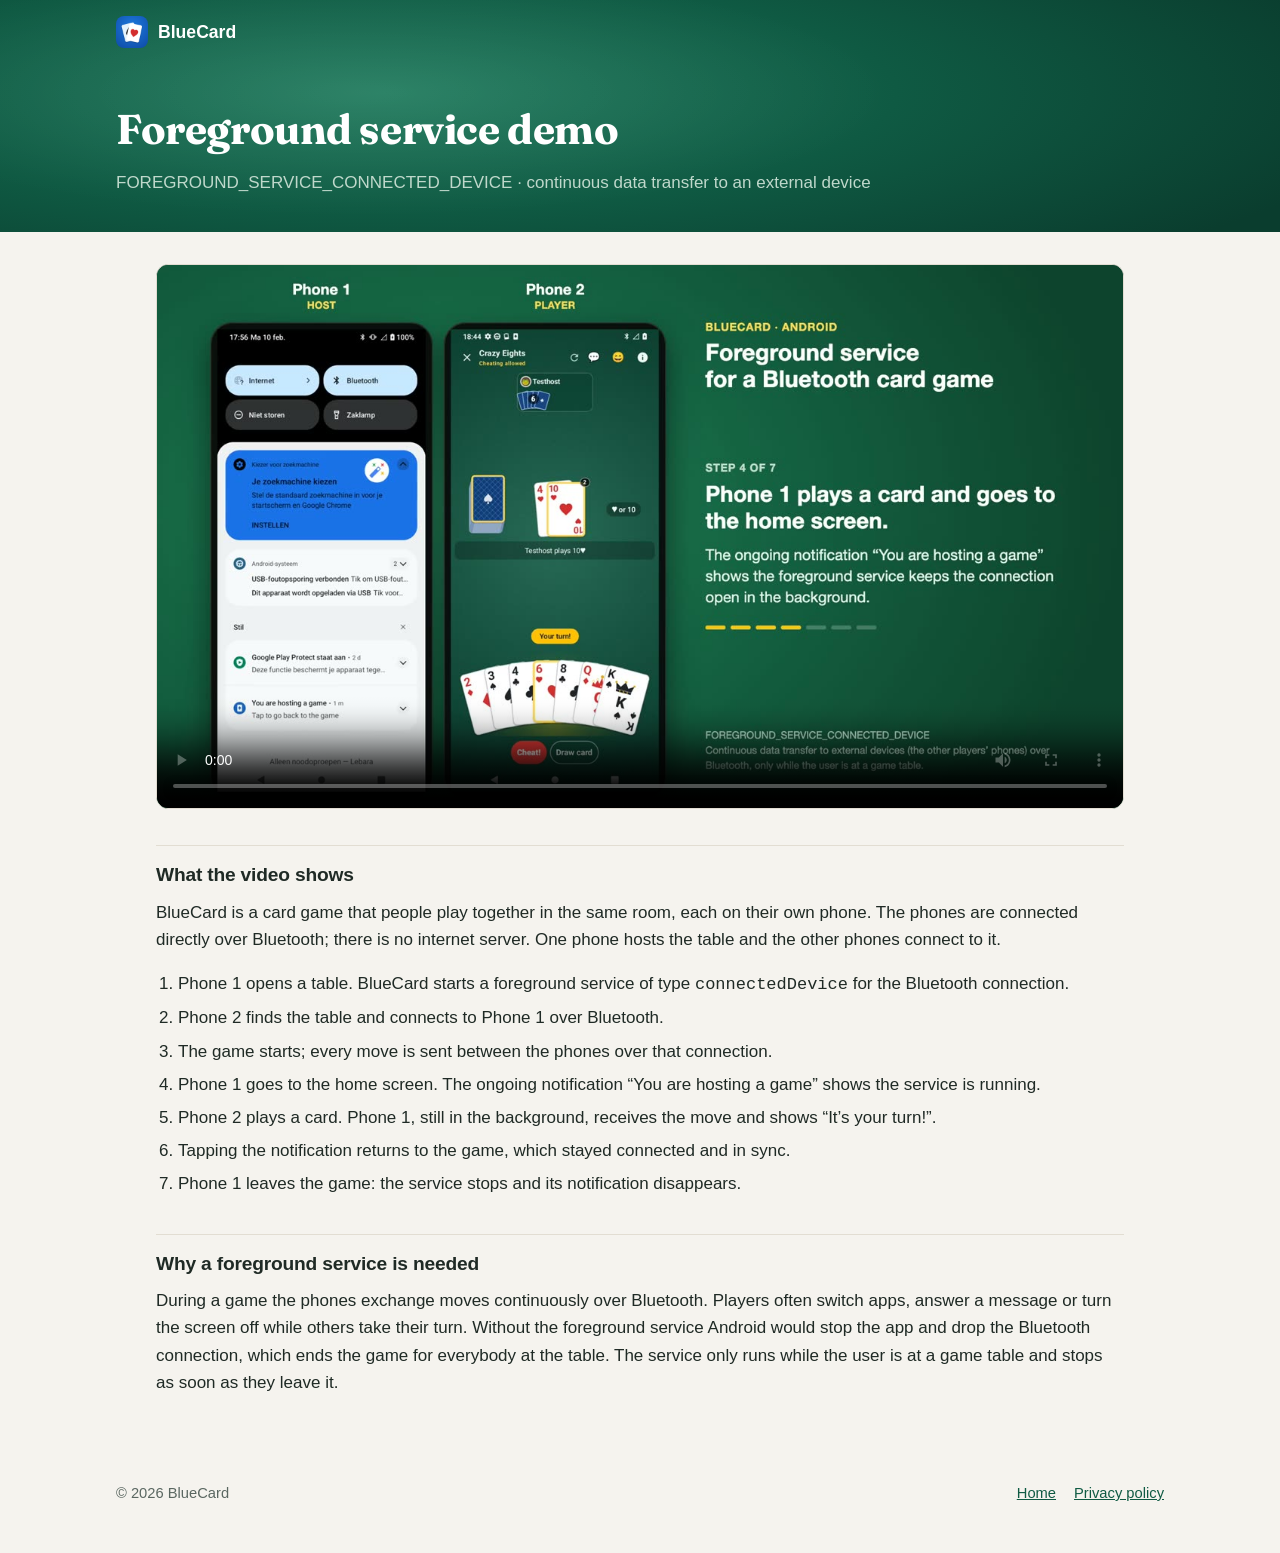
<file: foreground-video/index.html>
<!doctype html>
<html lang="en">
<head>
<meta charset="utf-8">
<meta name="viewport" content="width=device-width, initial-scale=1">
<title>Foreground Service Demo · BlueCard</title>
<meta name="description" content="How BlueCard uses the FOREGROUND_SERVICE_CONNECTED_DEVICE permission for Bluetooth card games.">
<meta name="robots" content="noindex">
<meta name="theme-color" content="#0F5A43">
<link rel="icon" type="image/png" href="../assets/favicon.png">
<link href="https://fonts.googleapis.com/css2?family=Fraunces:opsz,wght@9..144,700&display=swap" rel="stylesheet">
<link rel="stylesheet" href="../assets/site.css">
<style>
  video { width: 100%; height: auto; display: block; border-radius: 12px; border: 1px solid var(--line); background: #0A3D2E; }
  .doc ol { padding-left: 22px; }
</style>
</head>
<body>
<header class="top">
  <div class="wrap">
    <a class="brand" href="../"><img src="../assets/icon-192.png" alt="">BlueCard</a>
  </div>
</header>
<div class="doc-head felt">
  <div class="wrap">
    <h1>Foreground service demo</h1>
    <p>FOREGROUND_SERVICE_CONNECTED_DEVICE · continuous data transfer to an external device</p>
  </div>
</div>
<main class="wrap doc" style="max-width:1000px">
  <video controls playsinline preload="metadata" poster="poster.jpg">
    <source src="bluecard-foreground-service-demo.mp4" type="video/mp4">
    <a href="bluecard-foreground-service-demo.mp4">Download the video (MP4)</a>
  </video>

  <h2>What the video shows</h2>
  <p>BlueCard is a card game that people play together in the same room, each on their own phone. The phones are
  connected directly over Bluetooth; there is no internet server. One phone hosts the table and the other phones
  connect to it.</p>
  <ol>
    <li>Phone 1 opens a table. BlueCard starts a foreground service of type <code>connectedDevice</code> for the Bluetooth connection.</li>
    <li>Phone 2 finds the table and connects to Phone 1 over Bluetooth.</li>
    <li>The game starts; every move is sent between the phones over that connection.</li>
    <li>Phone 1 goes to the home screen. The ongoing notification “You are hosting a game” shows the service is running.</li>
    <li>Phone 2 plays a card. Phone 1, still in the background, receives the move and shows “It’s your turn!”.</li>
    <li>Tapping the notification returns to the game, which stayed connected and in sync.</li>
    <li>Phone 1 leaves the game: the service stops and its notification disappears.</li>
  </ol>

  <h2>Why a foreground service is needed</h2>
  <p>During a game the phones exchange moves continuously over Bluetooth. Players often switch apps, answer a
  message or turn the screen off while others take their turn. Without the foreground service Android would stop
  the app and drop the Bluetooth connection, which ends the game for everybody at the table. The service only runs
  while the user is at a game table and stops as soon as they leave it.</p>
</main>
<footer>
  <div class="wrap">
    <span>© 2026 BlueCard</span>
    <nav><a href="../">Home</a><a href="../privacy/">Privacy policy</a></nav>
  </div>
</footer>
</body>
</html>
</file>
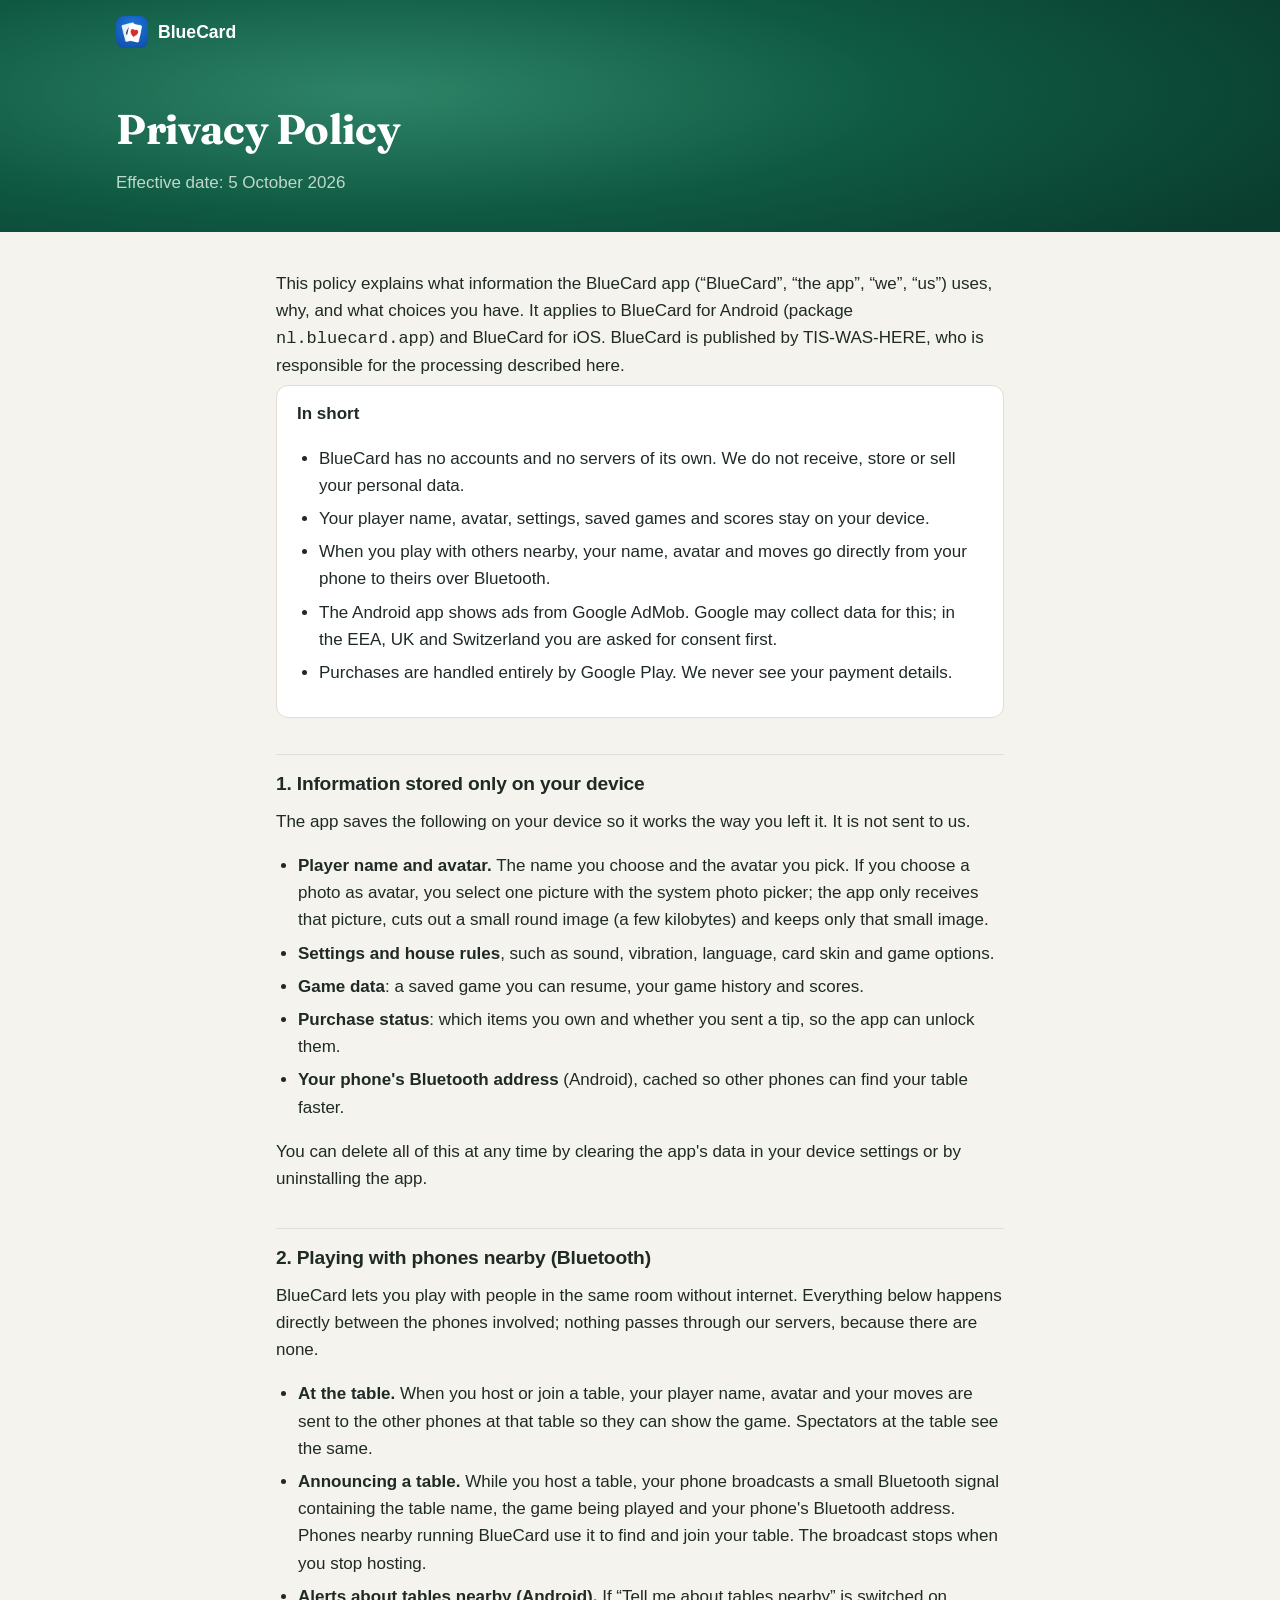
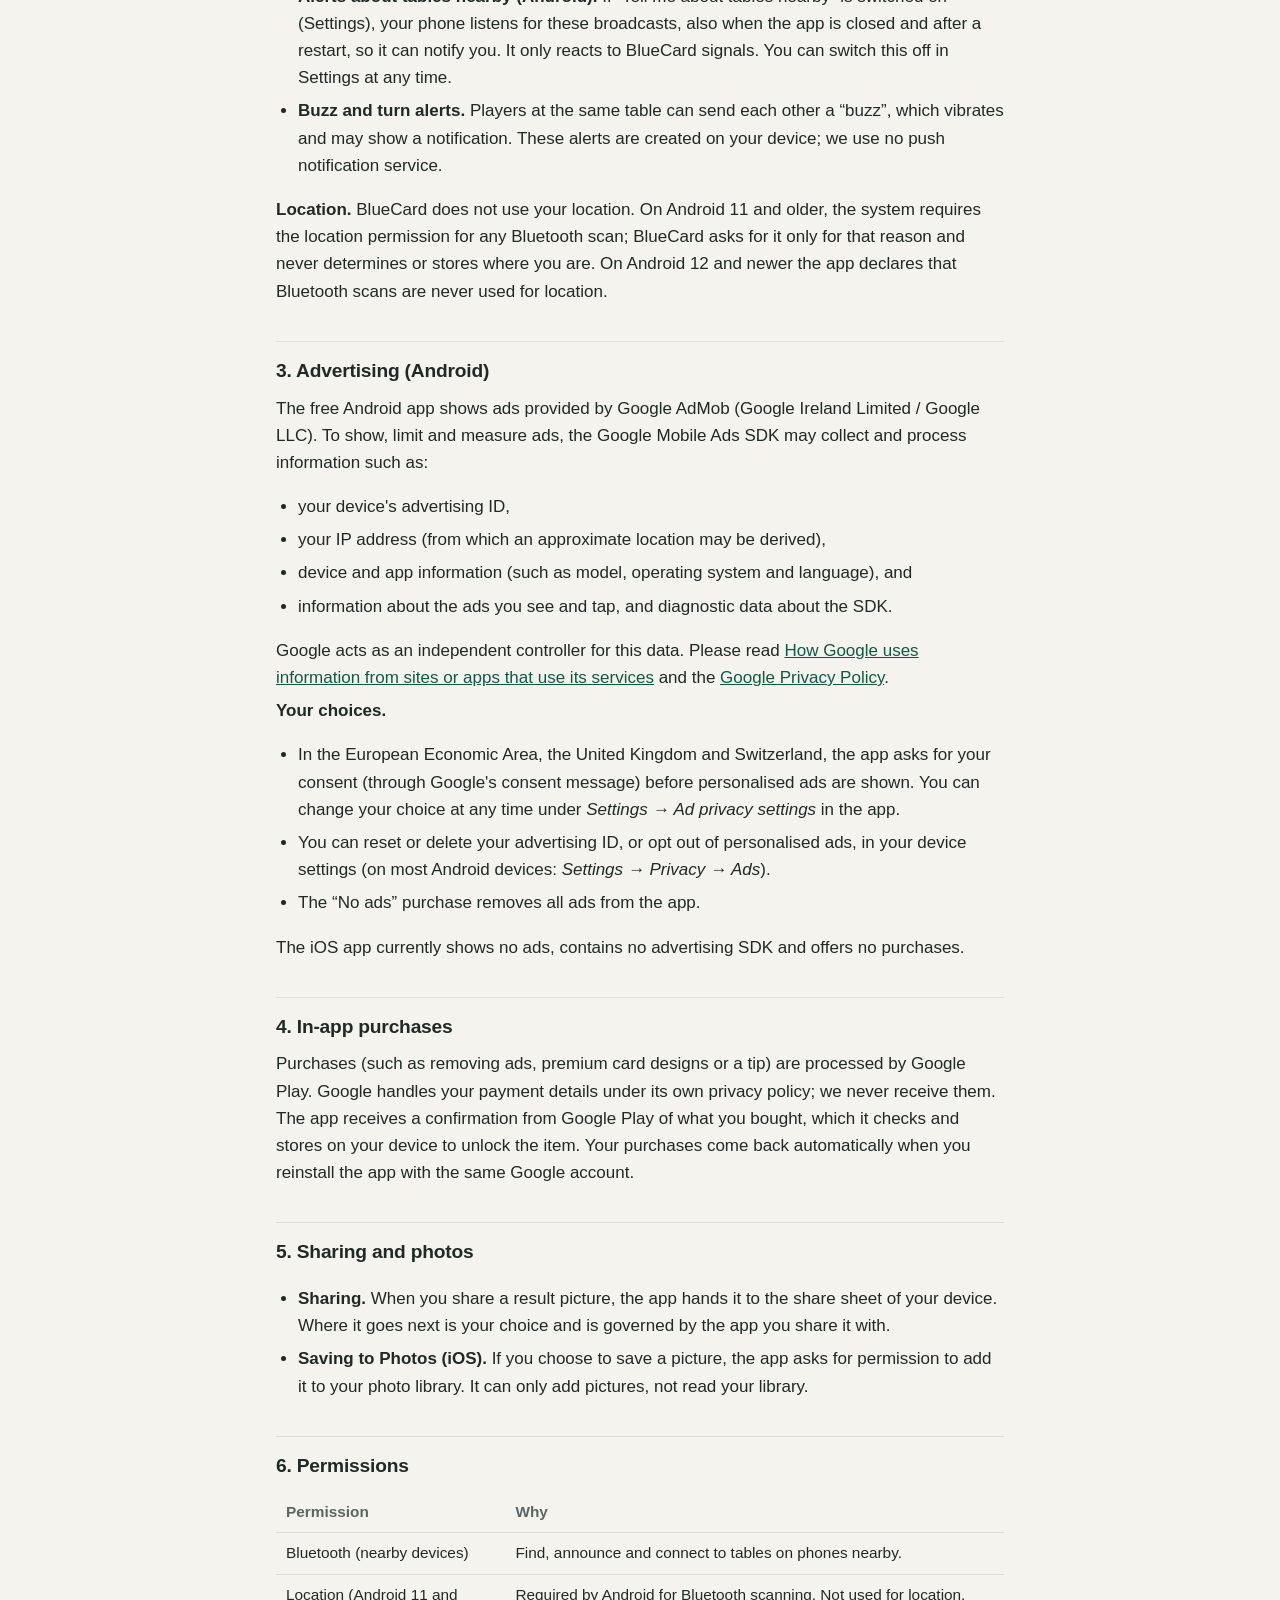
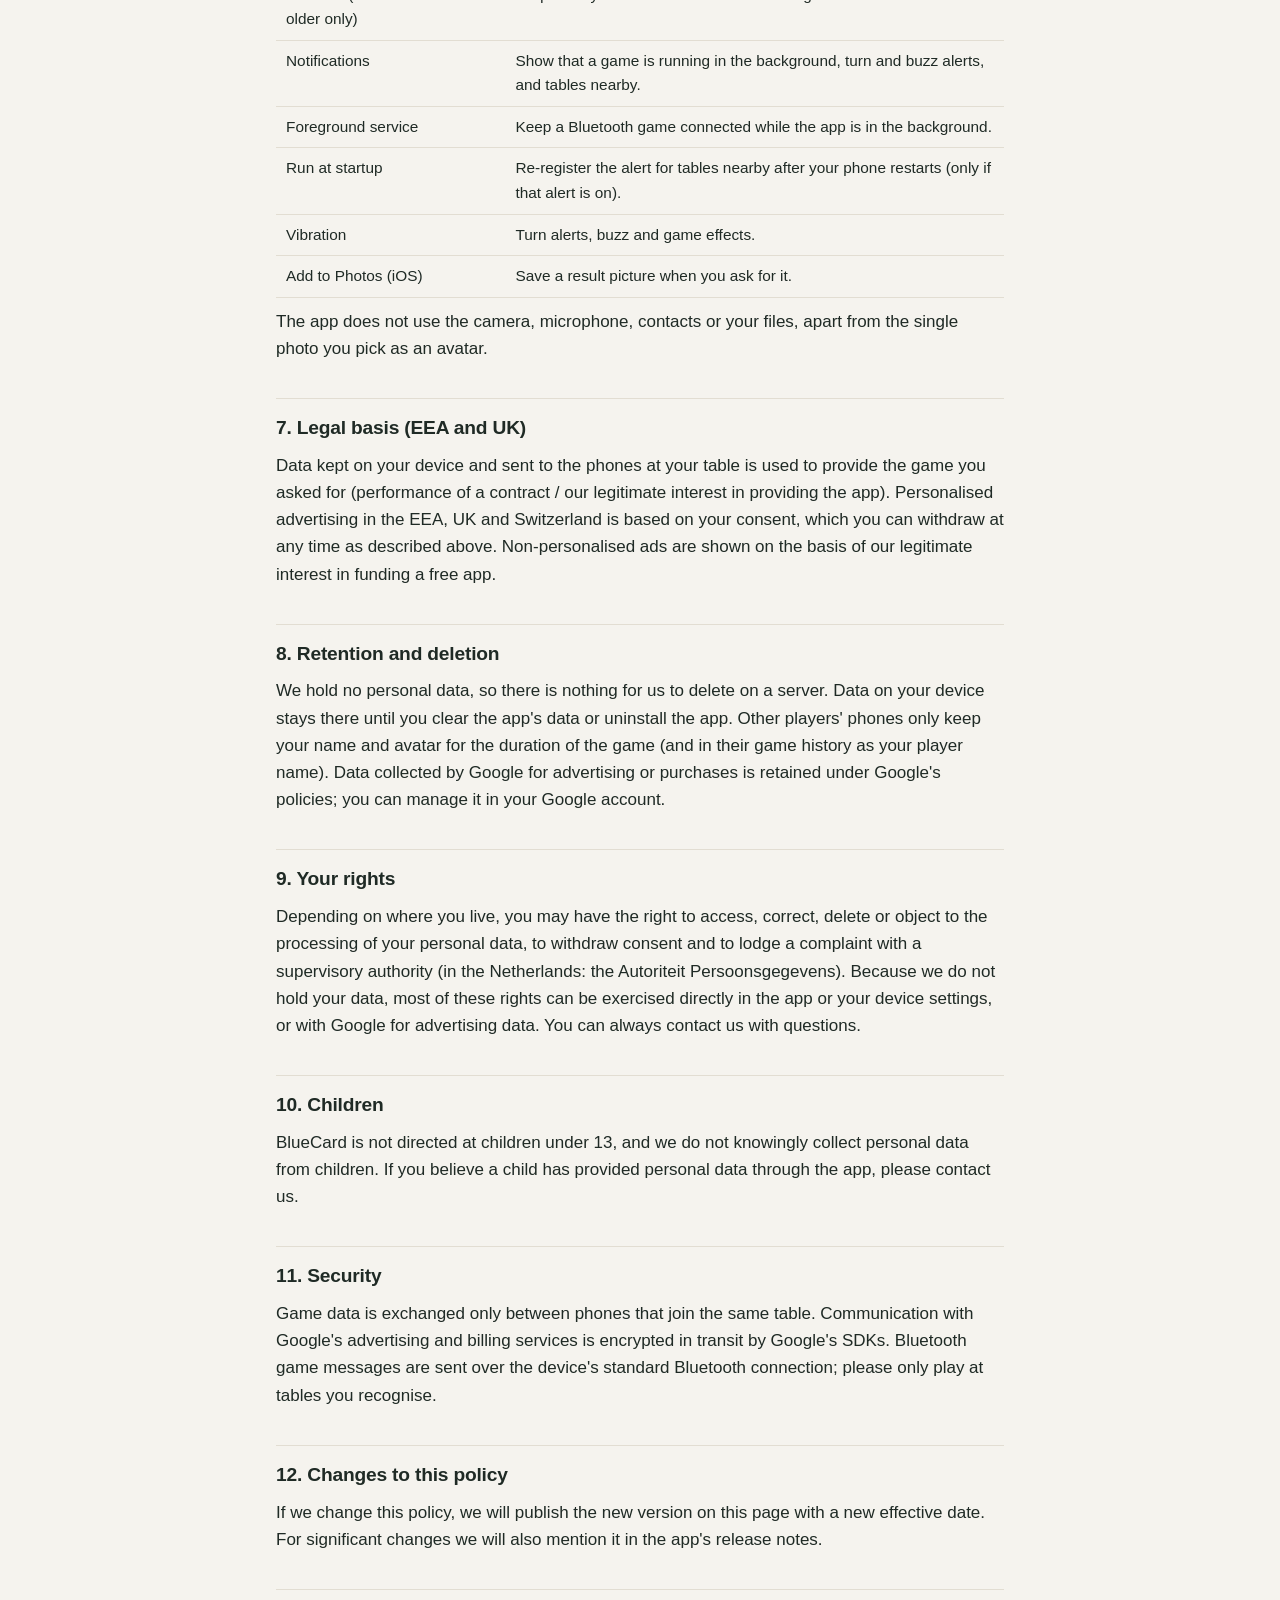
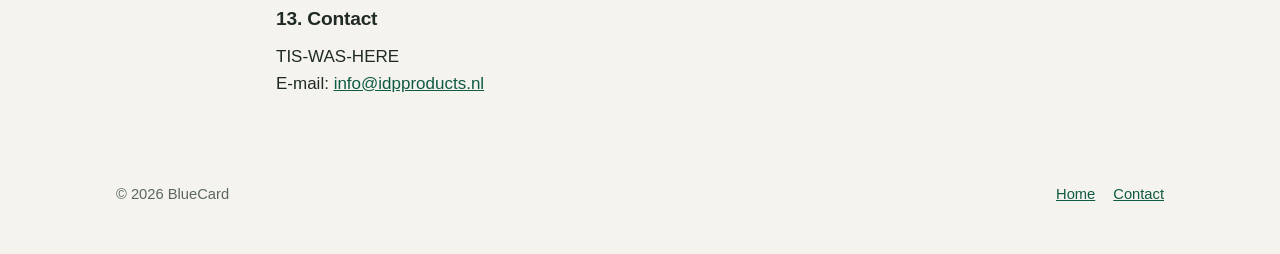
<file: privacy/index.html>
<!doctype html>
<html lang="en">
<head>
<meta charset="utf-8">
<meta name="viewport" content="width=device-width, initial-scale=1">
<title>Privacy Policy · BlueCard</title>
<meta name="description" content="How the BlueCard card game app handles your data.">
<meta name="theme-color" content="#0F5A43">
<link rel="icon" type="image/png" href="../assets/favicon.png">
<link href="https://fonts.googleapis.com/css2?family=Fraunces:opsz,wght@9..144,700&display=swap" rel="stylesheet">
<link rel="stylesheet" href="../assets/site.css">
</head>
<body>
<header class="top">
  <div class="wrap">
    <a class="brand" href="../"><img src="../assets/icon-192.png" alt="">BlueCard</a>
  </div>
</header>
<div class="doc-head felt">
  <div class="wrap">
    <h1>Privacy Policy</h1>
    <p>Effective date: 5 October 2026</p>
  </div>
</div>
<main class="wrap doc">

<p>This policy explains what information the BlueCard app (“BlueCard”, “the app”, “we”, “us”) uses, why, and what
choices you have. It applies to BlueCard for Android (package <code>nl.bluecard.app</code>) and BlueCard for iOS.
BlueCard is published by TIS-WAS-HERE, who is responsible for the processing described here.</p>

<div class="summary">
  <strong>In short</strong>
  <ul>
    <li>BlueCard has no accounts and no servers of its own. We do not receive, store or sell your personal data.</li>
    <li>Your player name, avatar, settings, saved games and scores stay on your device.</li>
    <li>When you play with others nearby, your name, avatar and moves go directly from your phone to theirs over Bluetooth.</li>
    <li>The Android app shows ads from Google AdMob. Google may collect data for this; in the EEA, UK and Switzerland you are asked for consent first.</li>
    <li>Purchases are handled entirely by Google Play. We never see your payment details.</li>
  </ul>
</div>

<h2>1. Information stored only on your device</h2>
<p>The app saves the following on your device so it works the way you left it. It is not sent to us.</p>
<ul>
  <li><strong>Player name and avatar.</strong> The name you choose and the avatar you pick. If you choose a photo as avatar, you select one picture with the system photo picker; the app only receives that picture, cuts out a small round image (a few kilobytes) and keeps only that small image.</li>
  <li><strong>Settings and house rules</strong>, such as sound, vibration, language, card skin and game options.</li>
  <li><strong>Game data</strong>: a saved game you can resume, your game history and scores.</li>
  <li><strong>Purchase status</strong>: which items you own and whether you sent a tip, so the app can unlock them.</li>
  <li><strong>Your phone's Bluetooth address</strong> (Android), cached so other phones can find your table faster.</li>
</ul>
<p>You can delete all of this at any time by clearing the app's data in your device settings or by uninstalling the app.</p>

<h2>2. Playing with phones nearby (Bluetooth)</h2>
<p>BlueCard lets you play with people in the same room without internet. Everything below happens directly between
the phones involved; nothing passes through our servers, because there are none.</p>
<ul>
  <li><strong>At the table.</strong> When you host or join a table, your player name, avatar and your moves are sent to the other phones at that table so they can show the game. Spectators at the table see the same.</li>
  <li><strong>Announcing a table.</strong> While you host a table, your phone broadcasts a small Bluetooth signal containing the table name, the game being played and your phone's Bluetooth address. Phones nearby running BlueCard use it to find and join your table. The broadcast stops when you stop hosting.</li>
  <li><strong>Alerts about tables nearby (Android).</strong> If “Tell me about tables nearby” is switched on (Settings), your phone listens for these broadcasts, also when the app is closed and after a restart, so it can notify you. It only reacts to BlueCard signals. You can switch this off in Settings at any time.</li>
  <li><strong>Buzz and turn alerts.</strong> Players at the same table can send each other a “buzz”, which vibrates and may show a notification. These alerts are created on your device; we use no push notification service.</li>
</ul>
<p><strong>Location.</strong> BlueCard does not use your location. On Android 11 and older, the system requires the
location permission for any Bluetooth scan; BlueCard asks for it only for that reason and never determines or stores
where you are. On Android 12 and newer the app declares that Bluetooth scans are never used for location.</p>

<h2>3. Advertising (Android)</h2>
<p>The free Android app shows ads provided by Google AdMob (Google Ireland Limited / Google LLC). To show, limit and
measure ads, the Google Mobile Ads SDK may collect and process information such as:</p>
<ul>
  <li>your device's advertising ID,</li>
  <li>your IP address (from which an approximate location may be derived),</li>
  <li>device and app information (such as model, operating system and language), and</li>
  <li>information about the ads you see and tap, and diagnostic data about the SDK.</li>
</ul>
<p>Google acts as an independent controller for this data. Please read
<a href="https://policies.google.com/technologies/partner-sites">How Google uses information from sites or apps that use its services</a>
and the <a href="https://policies.google.com/privacy">Google Privacy Policy</a>.</p>
<p><strong>Your choices.</strong></p>
<ul>
  <li>In the European Economic Area, the United Kingdom and Switzerland, the app asks for your consent (through Google's consent message) before personalised ads are shown. You can change your choice at any time under <em>Settings → Ad privacy settings</em> in the app.</li>
  <li>You can reset or delete your advertising ID, or opt out of personalised ads, in your device settings (on most Android devices: <em>Settings → Privacy → Ads</em>).</li>
  <li>The “No ads” purchase removes all ads from the app.</li>
</ul>
<p>The iOS app currently shows no ads, contains no advertising SDK and offers no purchases.</p>

<h2>4. In-app purchases</h2>
<p>Purchases (such as removing ads, premium card designs or a tip) are processed by Google Play. Google handles your
payment details under its own privacy policy; we never receive them. The app receives a confirmation from Google
Play of what you bought, which it checks and stores on your device to unlock the item. Your purchases come back
automatically when you reinstall the app with the same Google account.</p>

<h2>5. Sharing and photos</h2>
<ul>
  <li><strong>Sharing.</strong> When you share a result picture, the app hands it to the share sheet of your device. Where it goes next is your choice and is governed by the app you share it with.</li>
  <li><strong>Saving to Photos (iOS).</strong> If you choose to save a picture, the app asks for permission to add it to your photo library. It can only add pictures, not read your library.</li>
</ul>

<h2>6. Permissions</h2>
<table>
  <thead><tr><th>Permission</th><th>Why</th></tr></thead>
  <tbody>
    <tr><td>Bluetooth (nearby devices)</td><td>Find, announce and connect to tables on phones nearby.</td></tr>
    <tr><td>Location (Android 11 and older only)</td><td>Required by Android for Bluetooth scanning. Not used for location.</td></tr>
    <tr><td>Notifications</td><td>Show that a game is running in the background, turn and buzz alerts, and tables nearby.</td></tr>
    <tr><td>Foreground service</td><td>Keep a Bluetooth game connected while the app is in the background.</td></tr>
    <tr><td>Run at startup</td><td>Re-register the alert for tables nearby after your phone restarts (only if that alert is on).</td></tr>
    <tr><td>Vibration</td><td>Turn alerts, buzz and game effects.</td></tr>
    <tr><td>Add to Photos (iOS)</td><td>Save a result picture when you ask for it.</td></tr>
  </tbody>
</table>
<p>The app does not use the camera, microphone, contacts or your files, apart from the single photo you pick as an avatar.</p>

<h2>7. Legal basis (EEA and UK)</h2>
<p>Data kept on your device and sent to the phones at your table is used to provide the game you asked for
(performance of a contract / our legitimate interest in providing the app). Personalised advertising in the EEA,
UK and Switzerland is based on your consent, which you can withdraw at any time as described above. Non-personalised
ads are shown on the basis of our legitimate interest in funding a free app.</p>

<h2>8. Retention and deletion</h2>
<p>We hold no personal data, so there is nothing for us to delete on a server. Data on your device stays there until
you clear the app's data or uninstall the app. Other players' phones only keep your name and avatar for the
duration of the game (and in their game history as your player name). Data collected by Google for advertising or
purchases is retained under Google's policies; you can manage it in your Google account.</p>

<h2>9. Your rights</h2>
<p>Depending on where you live, you may have the right to access, correct, delete or object to the processing of
your personal data, to withdraw consent and to lodge a complaint with a supervisory authority (in the Netherlands:
the Autoriteit Persoonsgegevens). Because we do not hold your data, most of these rights can be exercised directly
in the app or your device settings, or with Google for advertising data. You can always contact us with questions.</p>

<h2>10. Children</h2>
<p>BlueCard is not directed at children under 13, and we do not knowingly collect personal data from children. If
you believe a child has provided personal data through the app, please contact us.</p>

<h2>11. Security</h2>
<p>Game data is exchanged only between phones that join the same table. Communication with Google's advertising and
billing services is encrypted in transit by Google's SDKs. Bluetooth game messages are sent over the device's
standard Bluetooth connection; please only play at tables you recognise.</p>

<h2>12. Changes to this policy</h2>
<p>If we change this policy, we will publish the new version on this page with a new effective date. For significant
changes we will also mention it in the app's release notes.</p>

<h2>13. Contact</h2>
<p>TIS-WAS-HERE<br>
E-mail: <a href="mailto:info@idpproducts.nl">info@idpproducts.nl</a></p>
</main>
<footer>
  <div class="wrap">
    <span>© 2026 BlueCard</span>
    <nav><a href="../">Home</a><a href="mailto:info@idpproducts.nl">Contact</a></nav>
  </div>
</footer>
</body>
</html>
</file>
<file: assets/site.css>
/* BlueCard website. Felt green, real cards, real screenshots. */
:root {
  --felt-1: #1E7A5C;
  --felt-2: #0F5A43;
  --felt-3: #0A3D2E;
  --on-felt: #F1F8F4;
  --on-felt-muted: #BFD8CB;
  --gold: #FFD54F;
  --gold-strong: #FFC107;
  --ink: #1B1B1B;
  --red: #D32F2F;
  --page: #f5f3ee;
  --text: #1f2a25;
  --muted: #5a6761;
  --line: #e2ddd2;
  --box: #ffffff;
  --link: #0F5A43;
  --display: "Fraunces", Georgia, "Times New Roman", serif;
  --body: -apple-system, BlinkMacSystemFont, "Segoe UI", Roboto, "Helvetica Neue", Arial, sans-serif;
}
@media (prefers-color-scheme: dark) {
  :root:not([data-theme="light"]) {
    --page: #0d1512;
    --text: #e6eee9;
    --muted: #9db0a6;
    --line: #22332c;
    --box: #14211c;
    --link: #8fd6b6;
  }
}
:root[data-theme="dark"] {
  --page: #0d1512;
  --text: #e6eee9;
  --muted: #9db0a6;
  --line: #22332c;
  --box: #14211c;
  --link: #8fd6b6;
}

* { box-sizing: border-box; }
html { -webkit-text-size-adjust: 100%; }
body { margin: 0; background: var(--page); color: var(--text); font: 17px/1.6 var(--body); }
a { color: var(--link); }
img { max-width: 100%; height: auto; display: block; }
.wrap { max-width: 1080px; margin: 0 auto; padding: 0 16px; }
h1, h2, h3 { font-family: var(--display); font-weight: 700; letter-spacing: -0.01em; }

/* Top bar */
.top { position: absolute; top: 0; left: 0; right: 0; z-index: 3; }
.top .wrap { display: flex; align-items: center; justify-content: space-between; height: 64px; }
.brand { display: flex; align-items: center; gap: 10px; color: #fff; text-decoration: none; font-weight: 700; font-size: 1.1rem; }
.brand img { width: 32px; height: 32px; border-radius: 8px; }
.lang { color: var(--on-felt-muted); font-size: .95rem; }
.lang a { color: #fff; text-decoration: none; font-weight: 600; }
.lang a[aria-current] { color: var(--gold); }

/* Felt */
.felt {
  background:
    radial-gradient(ellipse 70% 90% at 28% 40%, rgba(255,255,255,.07), transparent 60%),
    radial-gradient(ellipse 80% 100% at 30% 40%, var(--felt-1) 0%, var(--felt-2) 50%, var(--felt-3) 100%);
  color: var(--on-felt);
}

/* Hero */
.hero { padding: 112px 0 88px; overflow: hidden; }
.hero .wrap { display: grid; grid-template-columns: 1.05fr .95fr; gap: 48px; align-items: center; }
.hero h1 { margin: 0; font-size: clamp(2.8rem, 7vw, 4.6rem); line-height: 1; color: #fff; }
.hero .games { margin: 16px 0 0; color: var(--gold); font-weight: 650; font-size: 1.1rem; }
.hero .lead { margin: 18px 0 0; font-size: 1.2rem; max-width: 28em; color: var(--on-felt); }
.cta { margin-top: 30px; display: flex; flex-wrap: wrap; gap: 14px; align-items: center; }
.badge img { height: 60px; width: auto; margin: -9px; }
.soon { font-size: .95rem; color: var(--on-felt-muted); }

/* A phone with a real screenshot; the three logo cards lie on the table behind it. */
.stage { position: relative; justify-self: center; width: min(300px, 78vw); }
.phone {
  position: relative; z-index: 2;
  border-radius: 38px; padding: 10px; background: #0b0f0d;
  box-shadow: 0 1px 0 rgba(255,255,255,.08) inset, 0 28px 60px rgba(0,0,0,.45);
}
.phone .screen { border-radius: 29px; overflow: hidden; aspect-ratio: 720 / 1454; background: var(--felt-2); }
.phone .screen img { width: 100%; height: 100%; object-fit: cover; }
.phone.small { border-radius: 30px; padding: 8px; }
.phone.small .screen { border-radius: 23px; }
.table-cards { position: absolute; z-index: 1; left: -44%; bottom: 16%; width: 70%; height: 46%; pointer-events: none; }
.table-cards .card { position: absolute; width: 46%; }
.table-cards .card:nth-child(1) { left: 0; top: 18%; transform: rotate(-24deg); }
.table-cards .card:nth-child(2) { left: 24%; top: 4%; transform: rotate(-9deg); }
.table-cards .card:nth-child(3) { left: 48%; top: 10%; transform: rotate(7deg); }

/* A playing card drawn in CSS */
.card {
  aspect-ratio: 5 / 7; background: #fff; border-radius: 9% / 6.4%; color: var(--ink);
  box-shadow: 0 10px 24px rgba(0,0,0,.35), 0 0 0 1px rgba(0,0,0,.08);
  font-family: var(--body); font-weight: 800; position: relative;
}
.card.red { color: var(--red); }
.card .ix { position: absolute; left: 9%; top: 6%; line-height: 1; text-align: center; font-size: clamp(14px, 2.4vw, 22px); }
.card .ix i { display: block; font-style: normal; font-size: .9em; }
.card .pip { position: absolute; inset: 0; display: grid; place-items: center; font-size: clamp(30px, 6vw, 56px); }

/* Sections */
section { padding: 72px 0; }
section h2 { margin: 0 0 8px; font-size: clamp(1.8rem, 4vw, 2.4rem); }
.sub { margin: 0 0 32px; color: var(--muted); max-width: 40em; }

/* How it works */
.steps { display: grid; grid-template-columns: repeat(3, 1fr); gap: 20px; counter-reset: step; }
.step { background: var(--box); border: 1px solid var(--line); border-radius: 16px; padding: 22px; }
.step .n { font-family: var(--display); font-size: 2.2rem; line-height: 1; color: var(--gold-strong); }
.step h3 { margin: 10px 0 6px; font-size: 1.2rem; }
.step p { margin: 0; color: var(--muted); }

/* Games: pick a card, see it on the phone */
.games-grid { display: grid; grid-template-columns: 1fr 300px; gap: 48px; align-items: center; }
.picker { display: grid; grid-template-columns: repeat(2, 1fr); gap: 16px; }
.pick {
  all: unset; cursor: pointer; display: grid; grid-template-columns: 54px 1fr; gap: 14px; align-items: start;
  background: var(--box); border: 1px solid var(--line); border-radius: 16px; padding: 16px; color: var(--text);
  transition: border-color .15s, transform .15s;
}
.pick:hover { transform: translateY(-2px); }
.pick:focus-visible { outline: 3px solid var(--gold-strong); outline-offset: 2px; }
.pick[aria-selected="true"] { border-color: var(--gold-strong); box-shadow: 0 0 0 2px var(--gold-strong) inset; }
.pick .card { width: 54px; }
.pick .card .ix { font-size: 15px; }
.pick .card .pip { font-size: 26px; }
.pick h3 { margin: 2px 0 4px; font-size: 1.15rem; }
.pick p { margin: 0; color: var(--muted); font-size: .95rem; }
.pick small { display: block; margin-top: 6px; color: var(--muted); font-size: .85rem; }

/* Features */
.features { display: grid; grid-template-columns: repeat(2, 1fr); gap: 14px 40px; margin: 0; padding: 0; list-style: none; }
.features li { display: grid; grid-template-columns: 28px 1fr; gap: 10px; }
.features li span { font-size: 1.25rem; line-height: 1.5; color: var(--ink); }
.features li span.r { color: var(--red); }
@media (prefers-color-scheme: dark) { :root:not([data-theme="light"]) .features li span:not(.r) { color: var(--on-felt); } }
.features b { display: block; }
.features em { font-style: normal; color: var(--muted); }

/* Closing band */
.band { text-align: center; padding: 64px 0; }
.band h2 { color: #fff; }
.band .sub { color: var(--on-felt-muted); margin-left: auto; margin-right: auto; }
.band .cta { justify-content: center; }

footer { padding: 32px 0 48px; color: var(--muted); font-size: .92rem; }
footer .wrap { display: flex; flex-wrap: wrap; gap: 8px 22px; justify-content: space-between; }
footer nav { display: flex; flex-wrap: wrap; gap: 8px 18px; }

/* Text pages (privacy, demo) */
.doc-head { padding: 96px 0 36px; }
.doc-head h1 { margin: 0; font-size: clamp(2rem, 5vw, 2.6rem); color: #fff; }
.doc-head p { margin: 6px 0 0; color: var(--on-felt-muted); }
.doc { max-width: 760px; padding-top: 32px; padding-bottom: 48px; }
.doc h2 { font-family: var(--body); font-size: 1.2rem; margin: 36px 0 8px; padding-top: 14px; border-top: 1px solid var(--line); }
.doc p, .doc li { margin: 6px 0; }
.doc ul, .doc ol { padding-left: 22px; }
.summary { background: var(--box); border: 1px solid var(--line); border-radius: 12px; padding: 14px 20px; }
.doc table { border-collapse: collapse; width: 100%; margin: 10px 0; font-size: .96rem; }
.doc th, .doc td { text-align: left; vertical-align: top; padding: 8px 10px; border-bottom: 1px solid var(--line); }
.doc th { color: var(--muted); font-weight: 600; }

@media (max-width: 860px) {
  .hero { padding-top: 96px; }
  .hero .wrap, .games-grid { grid-template-columns: 1fr; }
  .stage { width: 240px; margin-top: 8px; }
  .table-cards { left: -38%; }
  .steps { grid-template-columns: 1fr; }
  .games-grid .stage { width: 220px; }
}
@media (max-width: 560px) {
  .picker, .features { grid-template-columns: 1fr; }
  .table-cards { display: none; }
  .doc table, .doc thead, .doc tbody, .doc tr, .doc th, .doc td { display: block; }
  .doc thead { display: none; }
  .doc td { border: 0; padding: 2px 0; }
  .doc td:first-child { font-weight: 600; }
  .doc tr { border-bottom: 1px solid var(--line); padding: 8px 0; }
}
@media (prefers-reduced-motion: reduce) { .pick { transition: none; } }
</file>
